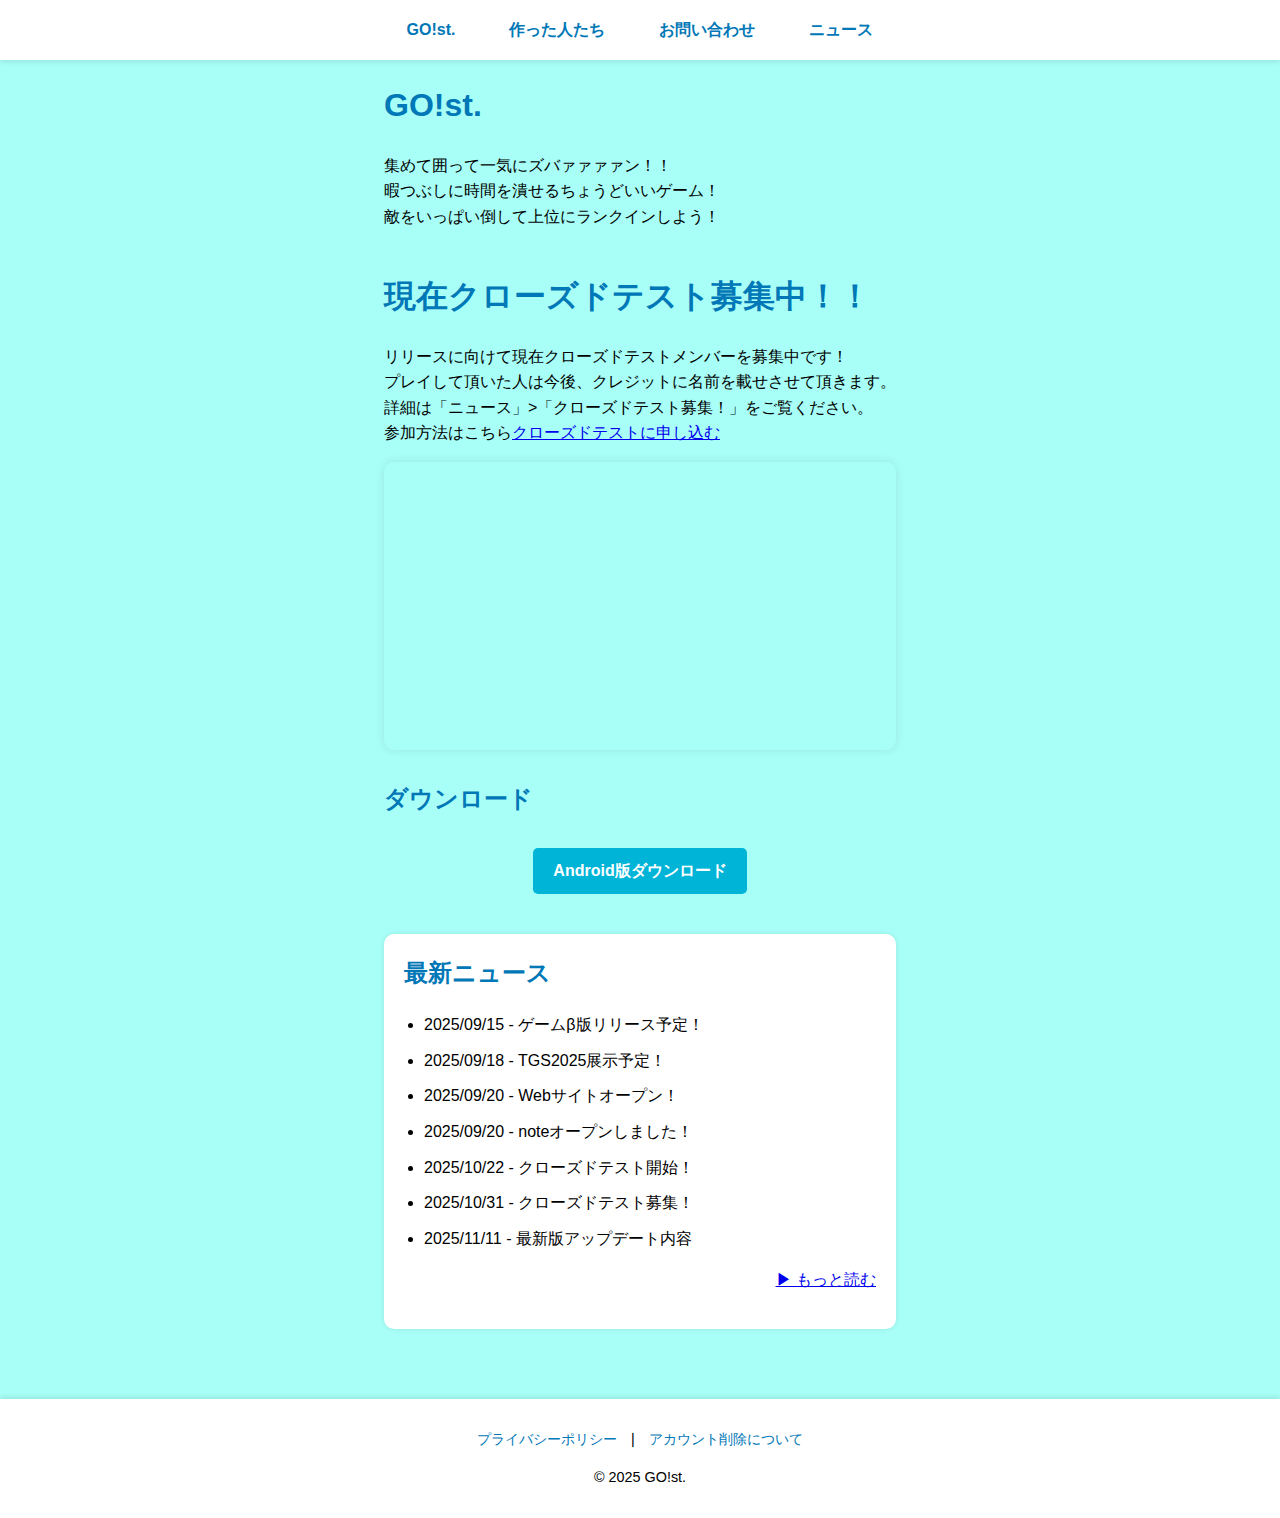
<file: index.html>
<!DOCTYPE html>
<html lang="ja">
<head>
  <meta charset="UTF-8">
  <title>GO!st. - ゲーム紹介サイト</title>
  <meta name="viewport" content="width=device-width, initial-scale=1.0">
  <link rel="stylesheet" href="style.css"> <!-- 共通CSS -->
   <link rel="icon" href="image.png" type="image/png">
</head>

<body>
  <!-- ===== ヘッダー ===== -->
  <nav>
    <a href="index.html">GO!st.</a>
    <a href="about.html">作った人たち</a>
    <a href="contact.html">お問い合わせ</a>
    <a href="news.html">ニュース</a>
  </nav>

  <div class="container">
    <h1>GO!st.</h1>
    <p>集めて囲って一気にズバァァァァン！！<br>
      暇つぶしに時間を潰せるちょうどいいゲーム！<br>
      敵をいっぱい倒して上位にランクインしよう！<br><br>
    </p>

    <h1>現在クローズドテスト募集中！！</h1>
    <p>
      リリースに向けて現在クローズドテストメンバーを募集中です！<br>
      プレイして頂いた人は今後、クレジットに名前を載せさせて頂きます。<br>
      詳細は「ニュース」>「クローズドテスト募集！」をご覧ください。<br>
      参加方法はこちら<a href="https://forms.gle/7kKCtdGUhrrTua619"target="_blank">クローズドテストに申し込む</a>
    </p>

    <!-- ===== 動画 ===== -->
     <!--α版動画リンク
         src="https://www.youtube.com/embed/Cs2rYdxvCjs" -->
    <div class="video-box">
      <iframe class="video-frame"
         src="https://www.youtube.com/embed/G6XKYHIjAyA"
        title="GO!st. プレイ動画"
        allowfullscreen>
      </iframe>
    </div>

    <!-- ===== ダウンロード ===== -->
    <h2>ダウンロード</h2>
    <p style="text-align:center;">
      <a class="download-button" href="#" onclick="alert('準備中です！'); return false;">Android版ダウンロード</a>
    </p>

    <!-- ===== ニュース ===== -->
    <div class="news">
      <h2>最新ニュース</h2>
      <ul>
        <li>2025/09/15 - ゲームβ版リリース予定！</li>
        <li>2025/09/18 - TGS2025展示予定！</li>
        <li>2025/09/20 - Webサイトオープン！</li>      
        <li>2025/09/20 - noteオープンしました！</li>
        <li>2025/10/22 - クローズドテスト開始！</li>
        <li>2025/10/31 - クローズドテスト募集！</li>
        <li>2025/11/11 - 最新版アップデート内容</li>
        </ul>
      <p style="text-align: right;">
        <a href="news.html">▶ もっと読む</a>
      </p>
    </div>
  </div>

  <!-- ===== フッター ===== -->
  <footer>
    <p>
      <a href="privacy.html">プライバシーポリシー</a> | 
      <a href="contact.html">アカウント削除について</a>
    </p>
    <p>&copy; 2025 GO!st.</p>
  </footer>
</body>
</html>
</file>
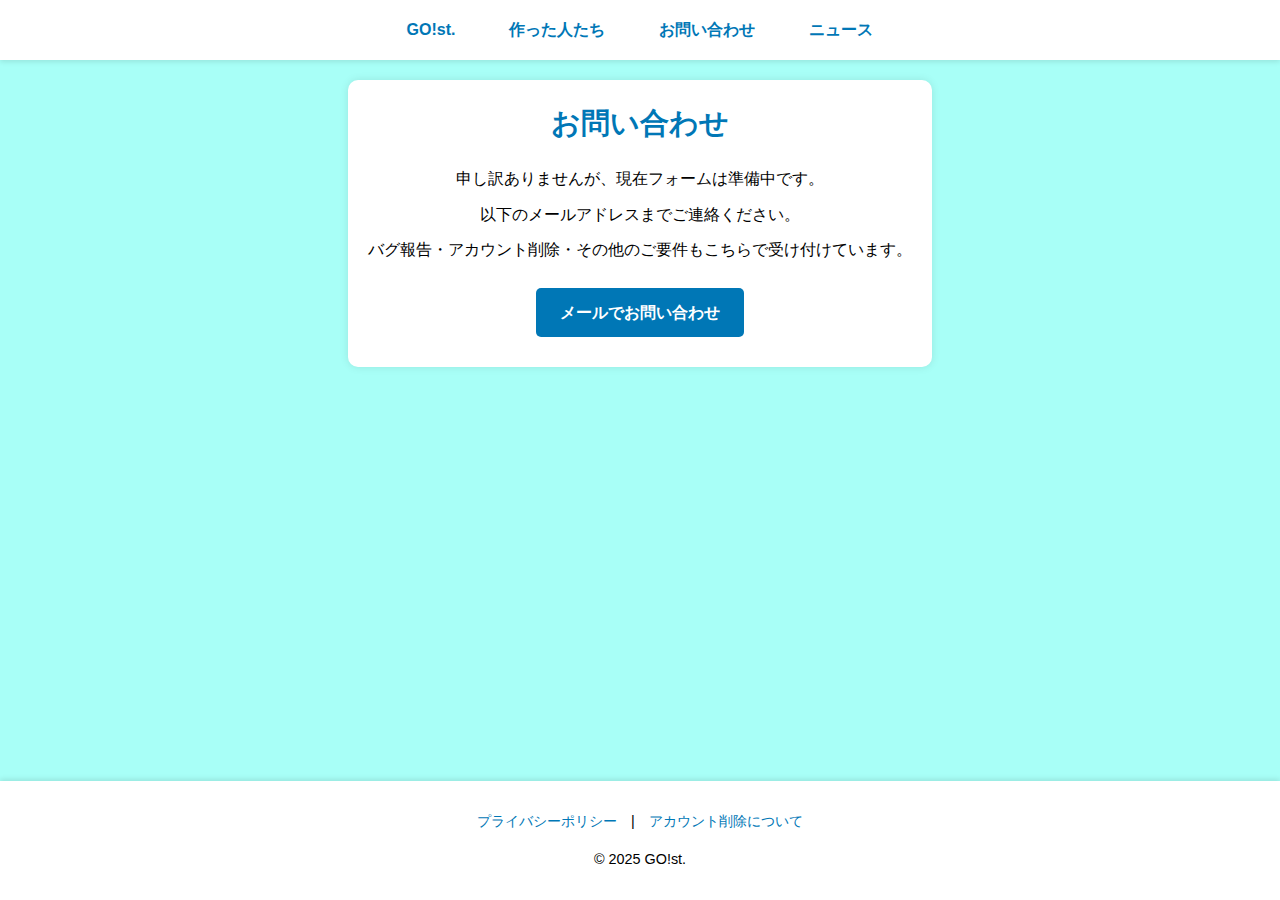
<file: contact.html>
<!DOCTYPE html>
<html lang="ja">
<head>
  <meta charset="UTF-8">
  <title>お問い合わせ</title>
  <meta name="viewport" content="width=device-width, initial-scale=1.0">
  <link rel="stylesheet" href="style.css"> <!-- 共通CSS -->
  <style>
    /* ===== ページ固有上書き ===== */

    .contact-box {
      background: #ffffff;
      padding: 20px;
      border-radius: 10px;
      box-shadow: 0 0 8px rgba(0,0,0,0.1);
      max-width: 700px;
      margin: auto;
      text-align: center;
    }

    .contact-box h1 {
      margin-bottom: 20px;
      color: #0077b6;
      font-size: 1.8em;
    }

    .contact-box p {
      margin: 10px 0;
      line-height: 1.6;
      color: #000;
      font-size: 1rem;
    }

    .email-link {
      display: inline-block;
      margin-top: 15px;
      padding: 12px 24px;
      background-color: #0077b6;
      color: #fff;
      border-radius: 5px;
      text-decoration: none;
      font-weight: bold;
      transition: background 0.2s;
    }
    .email-link:hover {
      background-color: #005f95;
    }

    /* モバイル微調整 */
    @media (max-width: 480px) {
      .container { padding: 16px; }
      .contact-box { padding: 16px; border-radius: 8px; }
      .contact-box h1 { font-size: 1.6em; }
      nav { gap: 8px; padding: 8px; }
    }
  </style>
</head>

<body>
  <!-- ===== ヘッダー ===== -->
  <nav>
    <a href="index.html">GO!st.</a>
    <a href="about.html">作った人たち</a>
    <a href="contact.html">お問い合わせ</a>
    <a href="news.html">ニュース</a>
  </nav>

  <div class="container">
    <div class="contact-box">
      <h1>お問い合わせ</h1>
      <p>申し訳ありませんが、現在フォームは準備中です。</p>
      <p>以下のメールアドレスまでご連絡ください。</p>
      <p>バグ報告・アカウント削除・その他のご要件もこちらで受け付けています。</p>
      <p>
        <a class="email-link" href="mailto:torimashirukuhatto@gmail.com">
          メールでお問い合わせ
        </a>
      </p>
    </div>
  </div>

  <!-- ===== フッター ===== -->
  <footer>
    <p>
      <a href="privacy.html">プライバシーポリシー</a> | 
      <a href="contact.html">アカウント削除について</a>
    </p>
    <p>&copy; 2025 GO!st.</p>
  </footer>
</body>
</html>
</file>
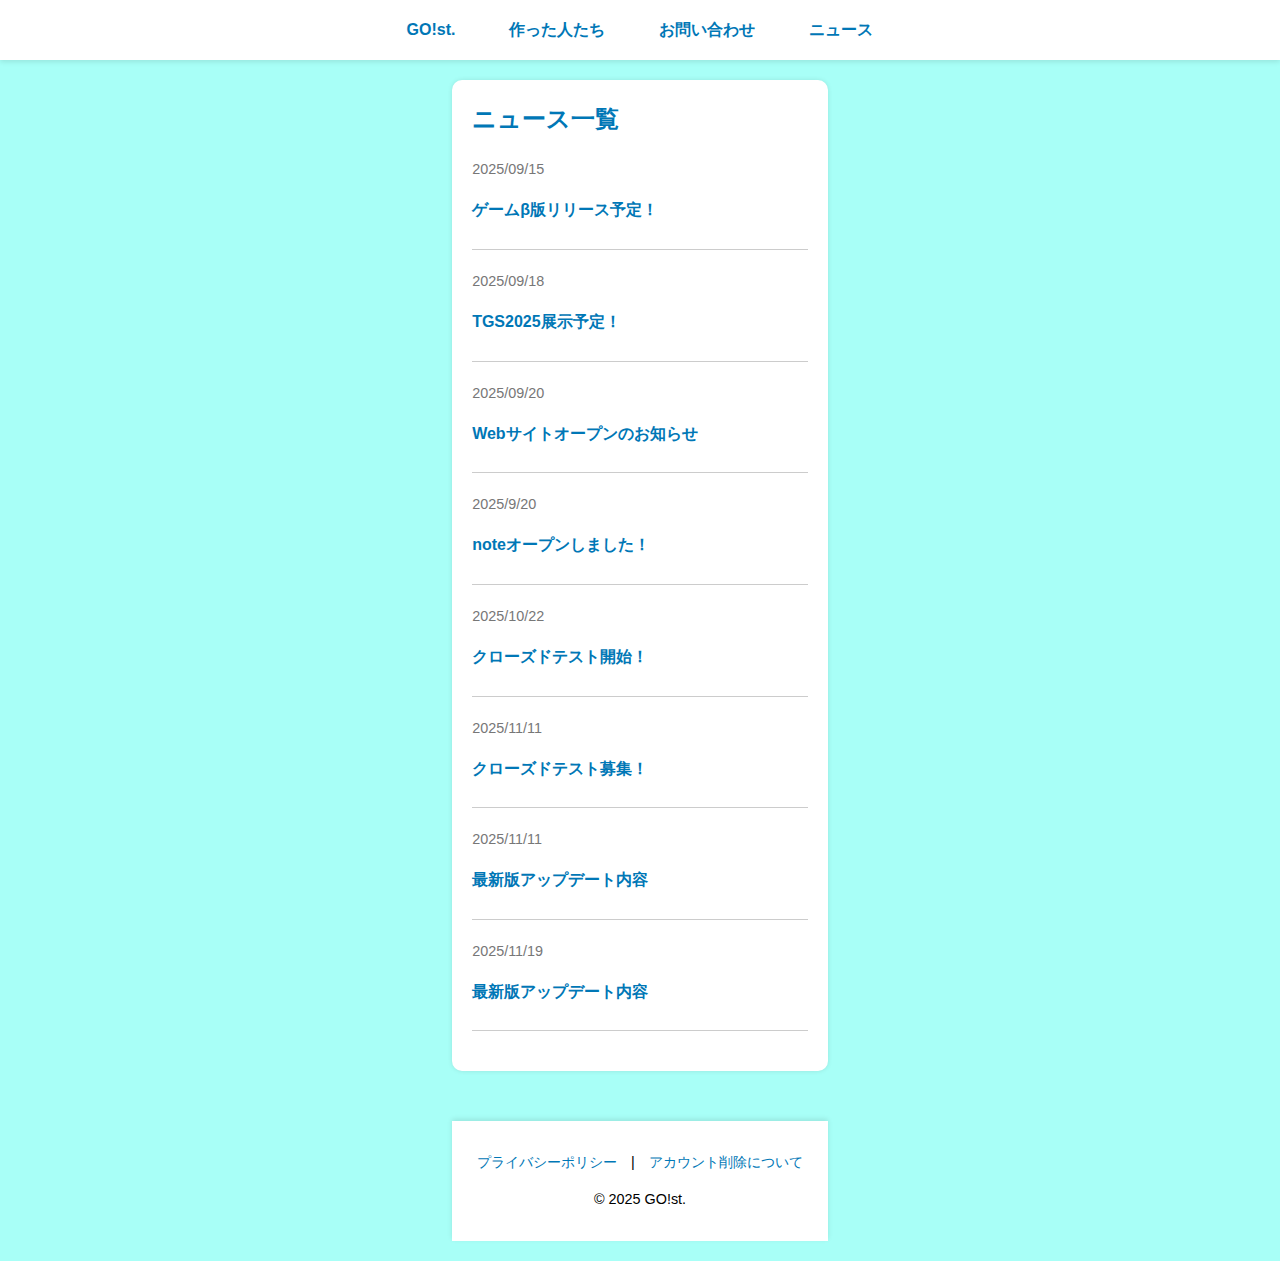
<file: news.html>
<!DOCTYPE html>
<html lang="ja">
<head>
  <meta charset="UTF-8">
  <title>ニュース一覧</title>
  <meta name="viewport" content="width=device-width, initial-scale=1.0">
  <link rel="stylesheet" href="style.css"> <!-- 共通CSS -->
  <link rel="icon" href="image.png" type="image/png">
  <style>
    /* ニュースページ専用の追加スタイル */
    .news-list {
      background: #fff;
      padding: 20px;
      border-radius: 10px;
      box-shadow: 0 0 5px rgba(0,0,0,0.1);
    }
    .news-item {
      margin-bottom: 20px;
      border-bottom: 1px solid #ccc;
      padding-bottom: 10px;
    }
    .news-date {
      font-size: 0.9em;
      color: #777;
    }
    .news-title {
      cursor: pointer;
      font-weight: bold;
      color: #0077b6;
    }
    .news-content {
      display: none;
      margin-top: 10px;
      line-height: 1.5;
    }
  </style>
</head>
<body>
  <!-- ナビゲーション -->
  <nav>
    <a href="index.html">GO!st.</a>
    <a href="about.html">作った人たち</a>
    <a href="contact.html">お問い合わせ</a>
    <a href="news.html">ニュース</a>
  </nav>

  <!-- メイン -->
  <div class="container">
    <div class="news-list">
      <h2>ニュース一覧</h2>

      <div class="news-item">
        <p class="news-date">2025/09/15</p>
        <p class="news-title" onclick="toggleContent(this)">ゲームβ版リリース予定！</p>
        <div class="news-content">
          <p>現在Google Playにて内部テスト＆クローズドテストのために準備中です！<br>
          順調に内部テストが進んでいるので朗報をお待ちください。</p>
        </div>
      </div>

      <div class="news-item">
        <p class="news-date">2025/09/18</p>
        <p class="news-title" onclick="toggleContent(this)">TGS2025展示予定！</p>
        <div class="news-content">
          <p>東京ゲームショウ2025(TGS2025)のゲームアカデミーコーナーにて「GO!st.」が展示予定！<br>
          ギリギリまでより良いものを展示できるよう頑張ります！<br>
          場所は01-N13<br>
          会場ではTGS2025限定・通り魔シルクハットの名刺をゲットできます(在庫なくなり次第終了)<br>
          皆様と「GO!st.」が会えるのをお待ちしております！
        </p>
        </div>
      </div>

      <div class="news-item">
        <p class="news-date">2025/09/20</p>
        <p class="news-title" onclick="toggleContent(this)">Webサイトオープンのお知らせ</p>
        <div class="news-content">
          <p>ゲーム公式Webサイトを正式オープンいたしました！<br>
          ゲーム紹介・ダウンロードリンク・制作者情報などをご覧いただけます。<br>
          今後のアップデート情報もこちらに掲載していきますので、よろしくお願いします。</p>
        </div>
      </div>

      <div class="news-item">
        <p class="news-date">2025/9/20</p>
        <p class="news-title" onclick="toggleContent(this)">noteオープンしました！</p>
        <div class="news-content">
          <p>早速記事を書いてきました！<br>
            <a href="https://note.com/torima_shiruku" target="_blank">note記事</a><br>
            記事の中では通り魔シルクハットの紹介やゲームの内容についてちょこっと紹介しています<br>
            続きの記事はまた後日！良ければフォローと♡お願いします！
          </p>
        </div>
      </div>

      <div class="news-item">
        <p class="news-date">2025/10/22</p>
        <p class="news-title" onclick="toggleContent(this)">クローズドテスト開始！</p>
        <div class="news-content">
          <p>ついにクローズドテストのメンバー募集を開始しました！<br>
            (長かった…ほんとに長かった…)<br>
            現在は身内のみのテスト募集ですが、以下のリンクから参加することも可能です。<br>
            <a href="https://forms.gle/7kKCtdGUhrrTua619"target="_blank">クローズドテストに申し込む</a>
          </p>
        </div>
    </div>

    <div class="news-item">
        <p class="news-date">2025/11/11</p>
        <p class="news-title" onclick="toggleContent(this)">クローズドテスト募集！</p>
        <div class="news-content">
          <p>クローズドテストのメンバーの募集を開始しました。<br>
            参加方法<br>
            以下のリンクからGooglePlayにログインしているメールアドレスを送信する。<br>
            <a href="https://forms.gle/7kKCtdGUhrrTua619"target="_blank">クローズドテストに申し込む</a><br>
            募集要項<br>
            ・android端末をお持ちの方<br>
            ・14日ログインできる方<br>
            ・バグを探すのが好きな方(任意)<br><br>
            ご質問等はtorimashirukuhatto@gmail.comに送信、もしくは以下のリンクから。<br>
                    <a href="https://forms.gle/hLQbr52qQfwA2SW4A"target="_blank">質問やフィードバック</a><br>
            今後もGO!st.をよろしくお願いいたします。
          </p>
        </div>
      </div>

    <div class="news-item">
        <p class="news-date">2025/11/11</p>
        <p class="news-title" onclick="toggleContent(this)">最新版アップデート内容</p>
        <div class="news-content">
          <p>2025/11/11　アップデート内容<br>
            最新版アップデートのお知らせです。<br>
            変更内容<br>
            ・必殺技UIの詳細設定を可能に<br>
            　キュートなオバケの皆様へ朗報です。意見が多かったUIの場所、大きさ変更ができるようになりました。<br>
            　ゲーム内の「設定⚙」>「GameUISetting」より変更可能です。<br>
            ・一部UIの修正<br>
            今後もGO!st.をよろしくお願いいたします。
          </p>
        </div>
      </div>

      <div class="news-item">
        <p class="news-date">2025/11/19</p>
        <p class="news-title" onclick="toggleContent(this)">最新版アップデート内容</p>
        <div class="news-content">
          <p>2025/11/19　アップデート内容<br>
            最新版アップデートのお知らせです。<br>
            変更内容<br>
            ・リザルト画面で想定より早くホームに戻ってしまうバグを修正<br>
            ・ショップ画面での非常にわかりにくいUIを一部修正<br>
            今後もGO!st.をよろしくお願いいたします。
          </p>
        </div>
      </div>

  </div>

  <!-- フッター -->
  <footer>
    <p>
      <a href="privacy.html">プライバシーポリシー</a> | 
      <a href="contact.html">アカウント削除について</a>
    </p>
    <p>&copy; 2025 GO!st.</p>
  </footer>

  <script>
    function toggleContent(titleElement) {
      const content = titleElement.nextElementSibling;
      content.style.display = (content.style.display === "block") ? "none" : "block";
    }
  </script>
</body>
</html>
</file>
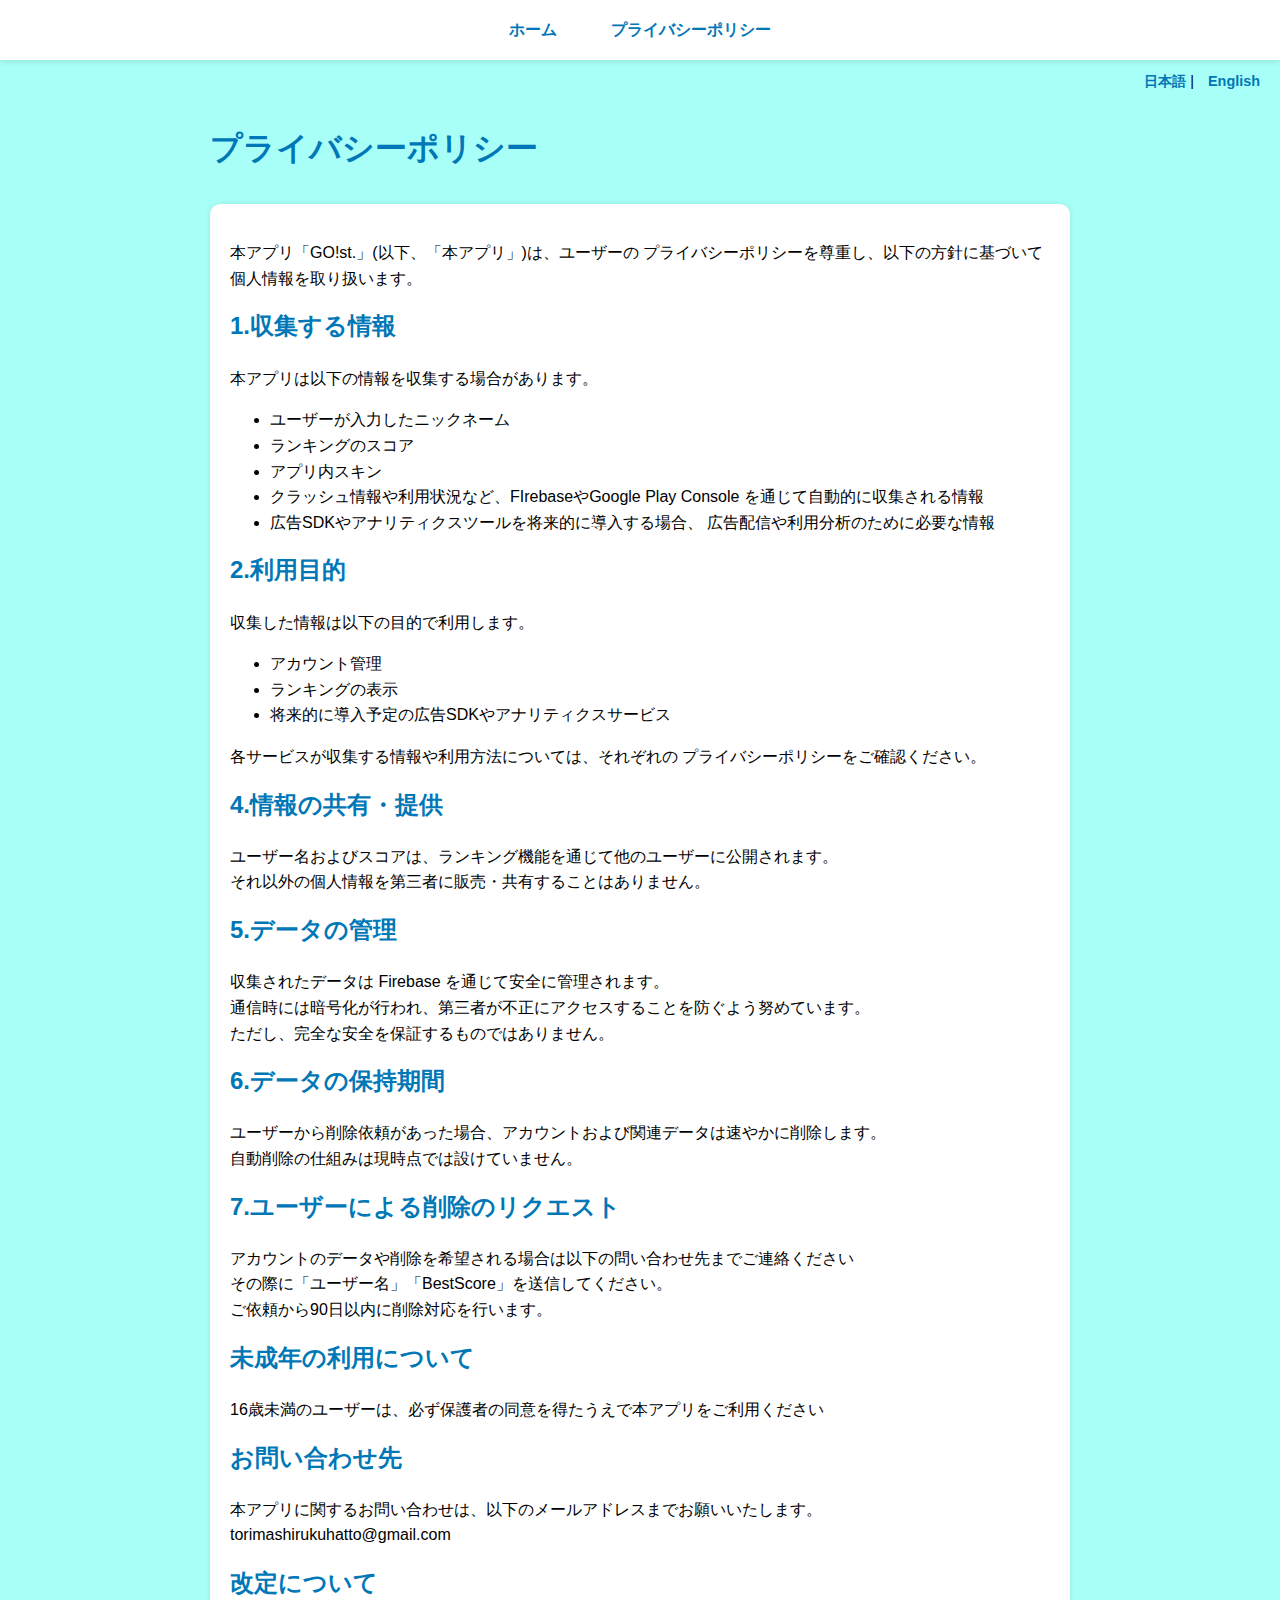
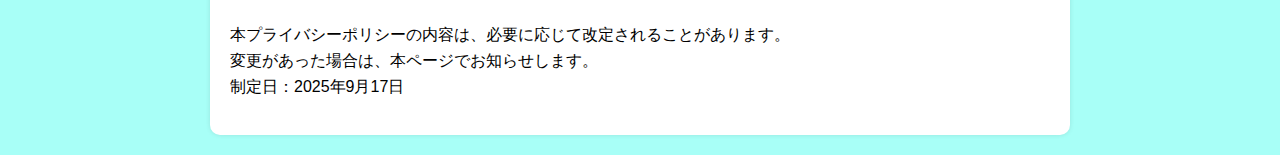
<file: privacy.html>
<!DOCTYPE html>
<html lang="ja">
<head>
  <meta charset="UTF-8">
  <title>プライバシーポリシー - GO!st.</title>
  <link rel="stylesheet" href="style.css"> <!-- 既存CSSを読み込む -->
    <style>
    /* 言語切替リンク */
    .lang-switch {
      text-align: right;
      margin: 10px 20px;
      font-size: 0.9em;
    }
    .lang-switch a {
      margin-left: 10px;
      color: #0077b6;
      text-decoration: none;
      font-weight: bold;
    }
    .lang-switch a:hover {
      color: #0099cc;
    }
  </style>

</head>
<body>
  <nav>
    <a href="index.html">ホーム</a>
    <a href="privacy.html">プライバシーポリシー</a>
  </nav>

    <!-- 言語切替リンク -->
  <div class="lang-switch">
    <a href="privacy.html">日本語</a> | 
    <a href="privacy_en.html">English</a>
  </div>

  <div class="container">
    <h1>プライバシーポリシー</h1>
    <div class="content-box">
      <p>本アプリ「GO!st.」(以下、「本アプリ」)は、ユーザーの
        プライバシーポリシーを尊重し、以下の方針に基づいて
        個人情報を取り扱います。</p>

      <h2>1.収集する情報</h2>
      <p>本アプリは以下の情報を収集する場合があります。</p>
      <ul>
        <li>ユーザーが入力したニックネーム</li>
        <li>ランキングのスコア</li>
        <li>アプリ内スキン</li>
        <li>クラッシュ情報や利用状況など、FIrebaseやGoogle Play Console
            を通じて自動的に収集される情報
        </li>
        <li>広告SDKやアナリティクスツールを将来的に導入する場合、
            広告配信や利用分析のために必要な情報
        </li>
      </ul>

      <h2>2.利用目的</h2>
      <p>収集した情報は以下の目的で利用します。</p>
      <ul>
        <li>アカウント管理</li>
        <li>ランキングの表示</li>
        <li>将来的に導入予定の広告SDKやアナリティクスサービス</li>
      </ul>
      <p>各サービスが収集する情報や利用方法については、それぞれの
            プライバシーポリシーをご確認ください。
        </p>

      <h2>4.情報の共有・提供</h2>
      <p>ユーザー名およびスコアは、ランキング機能を通じて他のユーザーに公開されます。<br>
        それ以外の個人情報を第三者に販売・共有することはありません。
      </p>

      <h2>5.データの管理</h2>
        <p>収集されたデータは Firebase を通じて安全に管理されます。<br>
            通信時には暗号化が行われ、第三者が不正にアクセスすることを防ぐよう努めています。<br>
            ただし、完全な安全を保証するものではありません。
        </p>

      <h2>6.データの保持期間</h2>
        <p>ユーザーから削除依頼があった場合、アカウントおよび関連データは速やかに削除します。<br>
            自動削除の仕組みは現時点では設けていません。
        </p>

      <h2>7.ユーザーによる削除のリクエスト</h2>
      <p>
        アカウントのデータや削除を希望される場合は以下の問い合わせ先までご連絡ください<br>
        その際に「ユーザー名」「BestScore」を送信してください。<br>
        ご依頼から90日以内に削除対応を行います。
      </p>

      <h2>未成年の利用について</h2>
      <p>16歳未満のユーザーは、必ず保護者の同意を得たうえで本アプリをご利用ください</p>

      <h2>お問い合わせ先</h2>
      <p>本アプリに関するお問い合わせは、以下のメールアドレスまでお願いいたします。<br>
        torimashirukuhatto@gmail.com
    </p>

      <h2>改定について</h2>
      <p>本プライバシーポリシーの内容は、必要に応じて改定されることがあります。<br>
        変更があった場合は、本ページでお知らせします。<br>
        制定日：2025年9月17日
    </p>
    </div>
  </div>
</body>
</html>
</file>
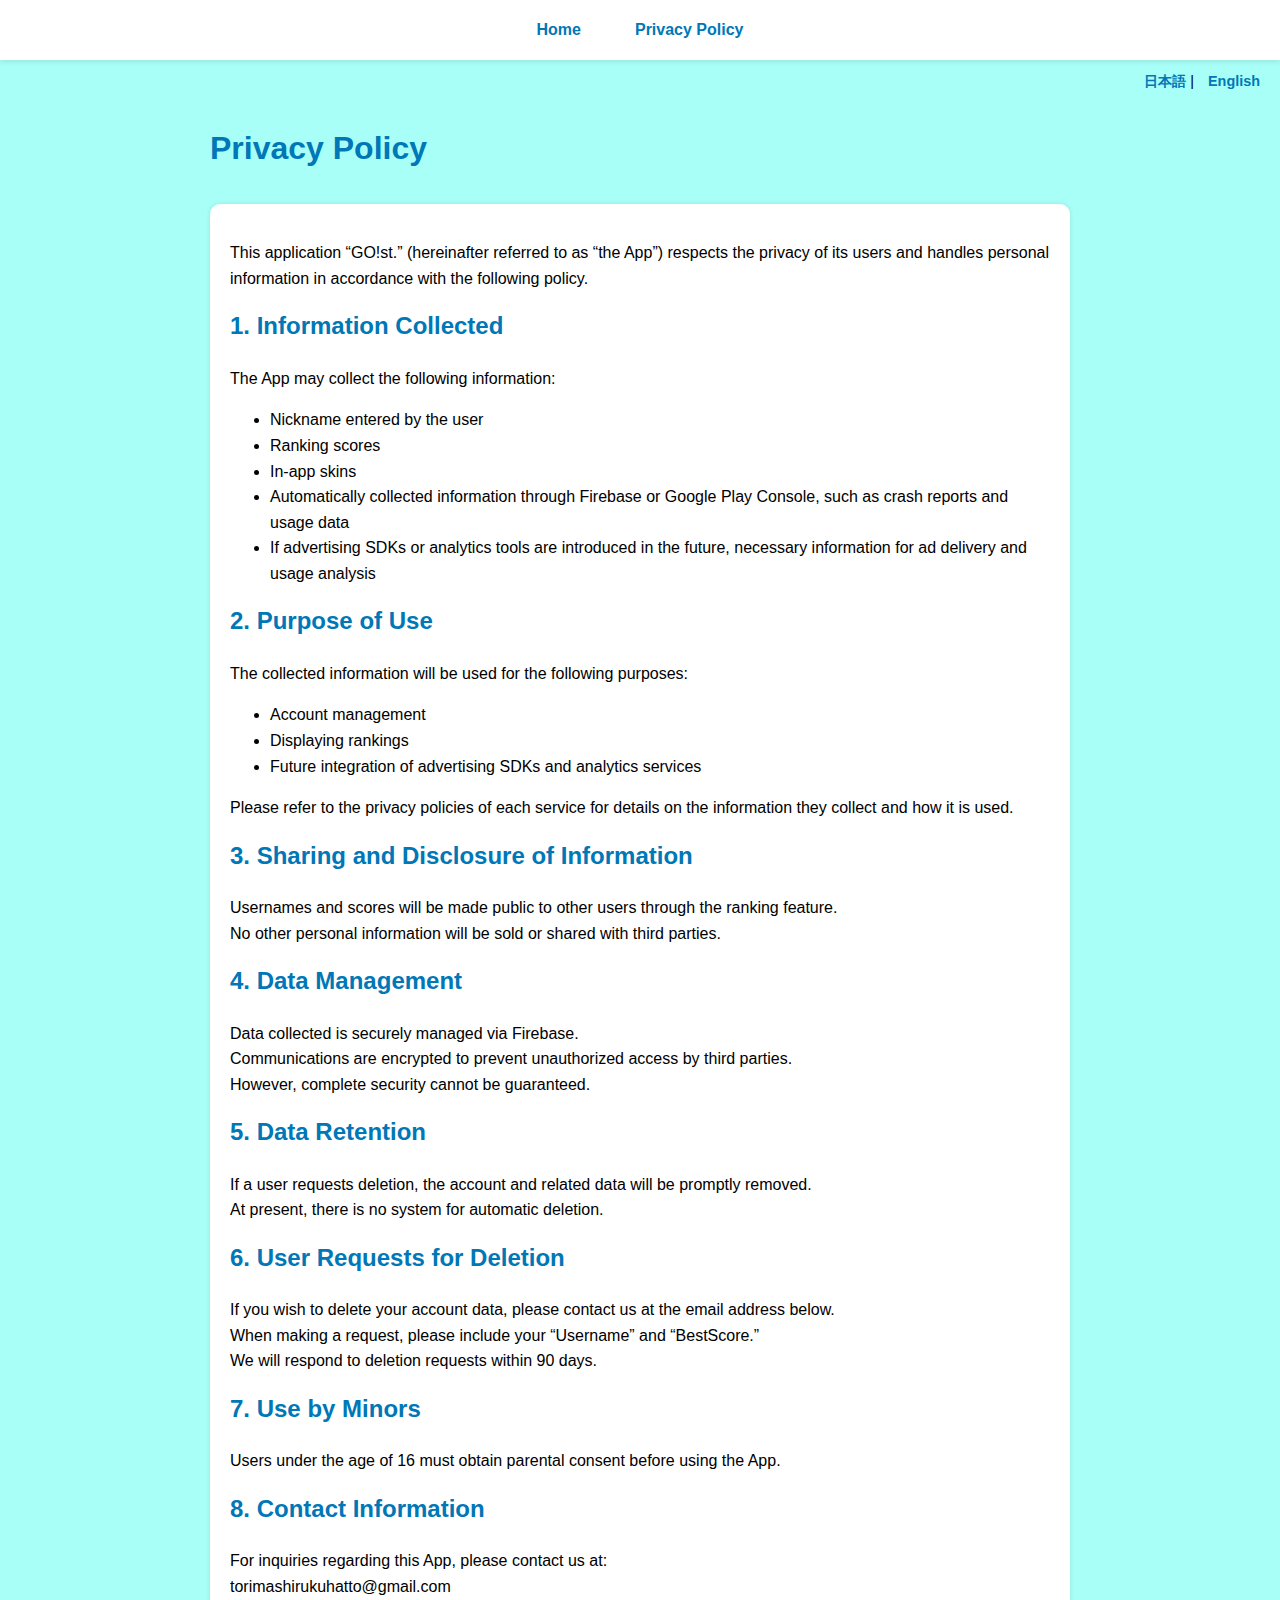
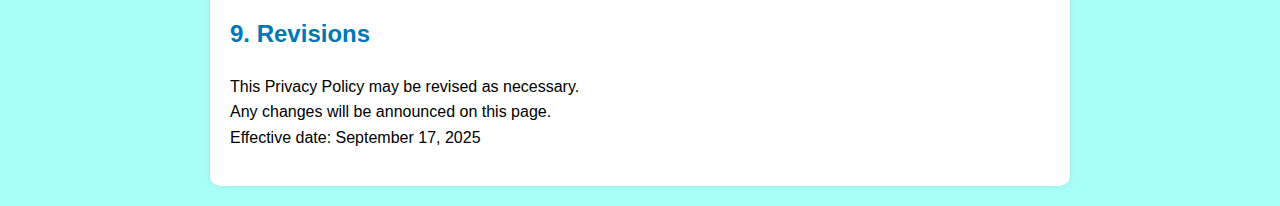
<file: privacy_en.html>
<!DOCTYPE html>
<html lang="en">
<head>
  <meta charset="UTF-8">
  <title>Privacy Policy - GO!st.</title>
  <link rel="stylesheet" href="style.css"> <!-- existing CSS -->
  <style>
    /* Language switch */
    .lang-switch {
      text-align: right;
      margin: 10px 20px;
      font-size: 0.9em;
    }
    .lang-switch a {
      margin-left: 10px;
      color: #0077b6;
      text-decoration: none;
      font-weight: bold;
    }
    .lang-switch a:hover {
      color: #0099cc;
    }
  </style>
</head>
<body>
  <nav>
    <a href="index.html">Home</a>
    <a href="privacy_en.html">Privacy Policy</a>
  </nav>

  <!-- Language switch -->
  <div class="lang-switch">
    <a href="privacy.html">日本語</a> | 
    <a href="privacy_en.html">English</a>
  </div>

  <div class="container">
    <h1>Privacy Policy</h1>
    <div class="content-box">
      <p>This application “GO!st.” (hereinafter referred to as “the App”) respects the privacy of its users and handles personal information in accordance with the following policy.</p>

      <h2>1. Information Collected</h2>
      <p>The App may collect the following information:</p>
      <ul>
        <li>Nickname entered by the user</li>
        <li>Ranking scores</li>
        <li>In-app skins</li>
        <li>Automatically collected information through Firebase or Google Play Console, such as crash reports and usage data</li>
        <li>If advertising SDKs or analytics tools are introduced in the future, necessary information for ad delivery and usage analysis</li>
      </ul>

      <h2>2. Purpose of Use</h2>
      <p>The collected information will be used for the following purposes:</p>
      <ul>
        <li>Account management</li>
        <li>Displaying rankings</li>
        <li>Future integration of advertising SDKs and analytics services</li>
      </ul>
      <p>Please refer to the privacy policies of each service for details on the information they collect and how it is used.</p>

      <h2>3. Sharing and Disclosure of Information</h2>
      <p>Usernames and scores will be made public to other users through the ranking feature.<br>
        No other personal information will be sold or shared with third parties.
      </p>

      <h2>4. Data Management</h2>
      <p>Data collected is securely managed via Firebase.<br>
        Communications are encrypted to prevent unauthorized access by third parties.<br>
        However, complete security cannot be guaranteed.
      </p>

      <h2>5. Data Retention</h2>
      <p>If a user requests deletion, the account and related data will be promptly removed.<br>
        At present, there is no system for automatic deletion.
      </p>

      <h2>6. User Requests for Deletion</h2>
      <p>If you wish to delete your account data, please contact us at the email address below.<br>
        When making a request, please include your “Username” and “BestScore.”<br>
        We will respond to deletion requests within 90 days.
      </p>

      <h2>7. Use by Minors</h2>
      <p>Users under the age of 16 must obtain parental consent before using the App.</p>

      <h2>8. Contact Information</h2>
      <p>For inquiries regarding this App, please contact us at:<br>
        torimashirukuhatto@gmail.com
      </p>

      <h2>9. Revisions</h2>
      <p>This Privacy Policy may be revised as necessary.<br>
        Any changes will be announced on this page.<br>
        Effective date: September 17, 2025
      </p>
    </div>
  </div>
</body>
</html>
</file>
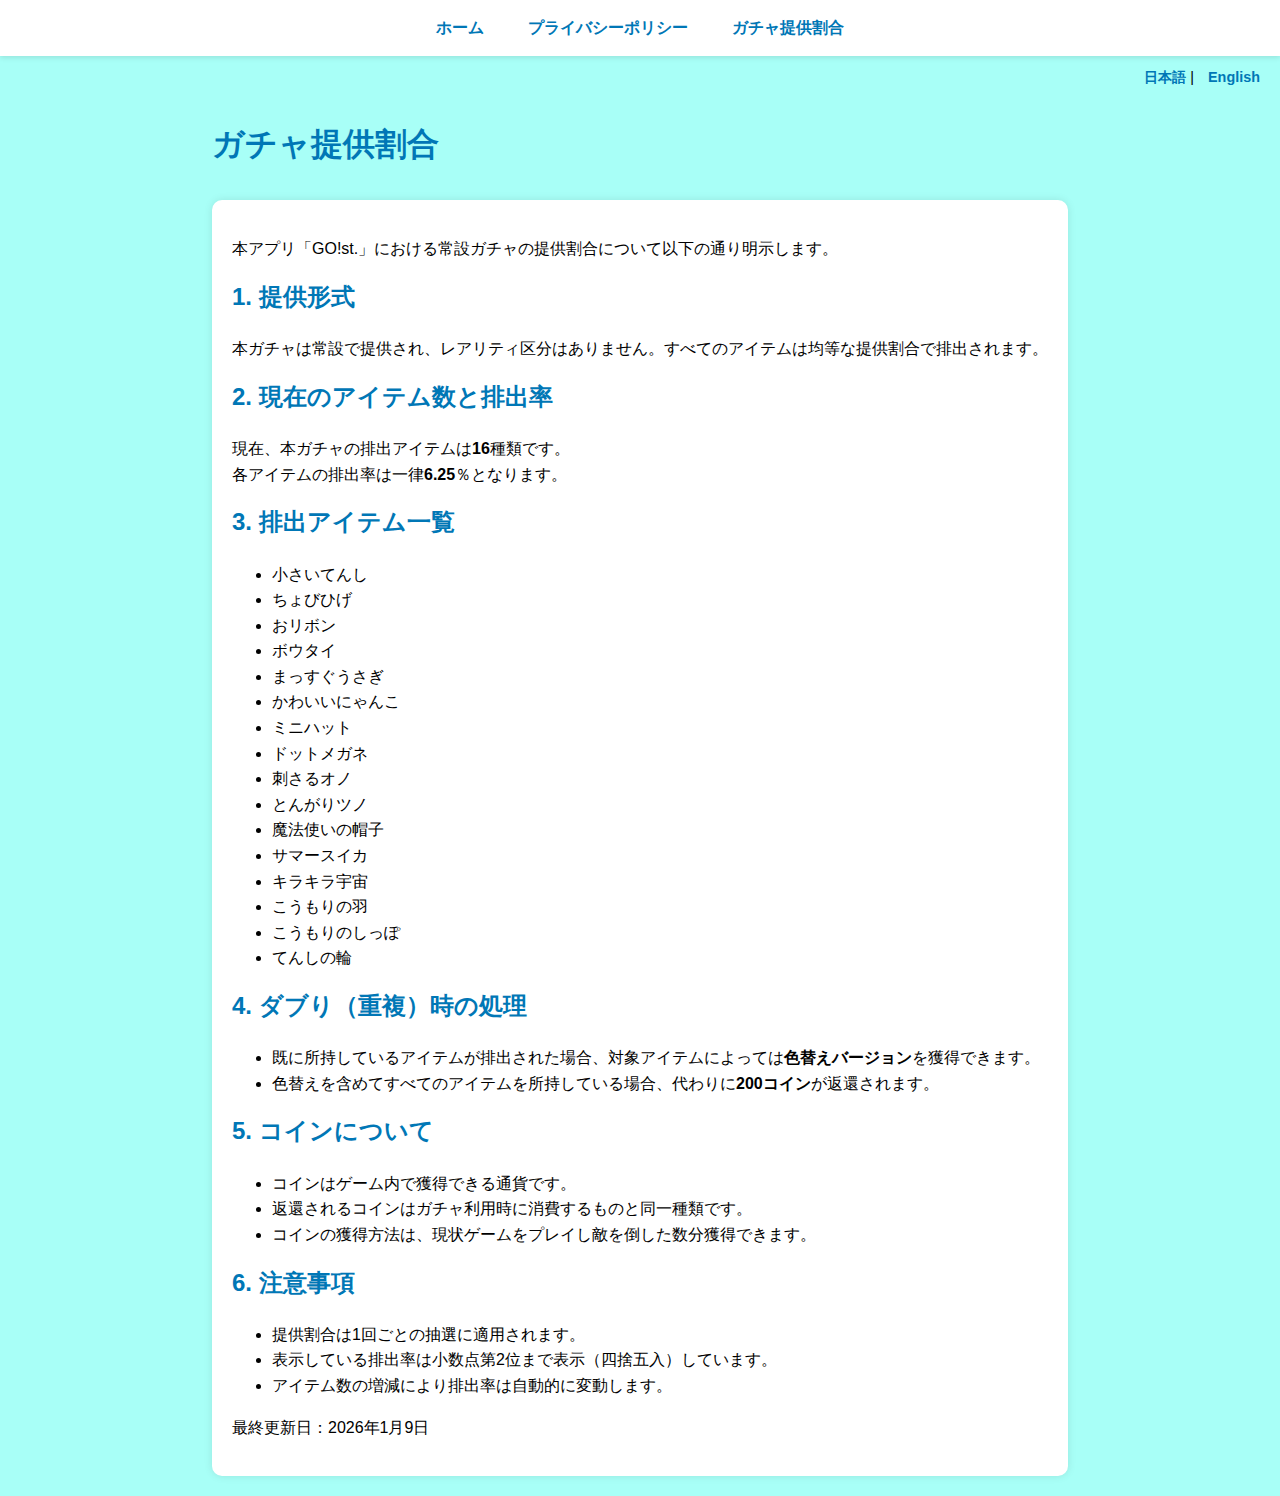
<file: provide.html>
<!DOCTYPE html>
<html lang="ja">
<head>
  <meta charset="UTF-8">
  <title>ガチャ提供割合 - GO!st.</title>
  <link rel="stylesheet" href="style.css"> <!-- 既存CSSを読み込む -->
 <meta name="viewport" content="width=device-width, initial-scale=1.0">
  <link rel="stylesheet" href="style.css"> <!-- 共通CSS -->
  <link rel="icon" href="image.png" type="image/png">
  <style>
    body {
      display: flex;
      flex-direction: column;
      min-height: 100vh;
    }

    nav {
      display: flex;
      justify-content: center;
      align-items: center;
      gap: 12px;
      background: #ffffff;
      padding: 10px;
      box-shadow: 0 2px 5px rgba(0,0,0,0.1);
      white-space: nowrap;
      overflow-x: auto;
      -webkit-overflow-scrolling: touch;
    }
    nav a {
      display: inline-block;
      margin: 0 8px;
      padding: 6px 8px;
      text-decoration: none;
      color: #0077b6;
      font-weight: bold;
    }
    nav a:focus { outline: 2px solid #0077b6; outline-offset: 2px; }

    .lang-switch {
      text-align: right;
      margin: 10px 20px;
      font-size: 0.9em;
    }
    .lang-switch a {
      margin-left: 10px;
      color: #0077b6;
      text-decoration: none;
      font-weight: bold;
    }
    .lang-switch a:hover { color: #0099cc; }

    .container {
      flex: 1;
      max-width: 900px;
      margin: auto;
      padding: 20px;
    }

    h1, h2 { color: #0077b6; margin-top: 0; }
    p, li { color: #000; line-height: 1.6; }

    .content-box {
      background: #ffffff;
      padding: 20px;
      border-radius: 10px;
      box-shadow: 0 0 8px rgba(0,0,0,0.1);
    }

    footer {
      margin-top: auto;
      background: #ffffff;
      text-align: center;
      padding: 15px;
      font-size: 0.9em;
      box-shadow: 0 -2px 5px rgba(0,0,0,0.1);
    }
    footer a {
      color: #0077b6;
      text-decoration: none;
      margin: 0 10px;
    }
    footer a:hover { text-decoration: underline; }

    @media (max-width: 480px) {
      .container { padding: 16px; }
      nav { gap: 8px; padding: 8px; }
      .content-box { padding: 16px; border-radius: 8px; }
      h1 { font-size: 1.6em; }
      h2 { font-size: 1.2em; }
    }
  </style>
</head>
<body>
  <nav>
    <a href="index.html">ホーム</a>
    <a href="privacy.html">プライバシーポリシー</a>
    <a href="provide.html">ガチャ提供割合</a>
  </nav>

  <!-- 言語切替リンク -->
  <div class="lang-switch">
    <a href="provide.html">日本語</a> | 
    <a href="provide_en.html">English</a>
  </div>

  <div class="container">
    <h1>ガチャ提供割合</h1>
    <div class="content-box">
      <p>本アプリ「GO!st.」における常設ガチャの提供割合について以下の通り明示します。</p>

      <h2>1. 提供形式</h2>
      <p>本ガチャは常設で提供され、レアリティ区分はありません。すべてのアイテムは均等な提供割合で排出されます。</p>

      <h2>2. 現在のアイテム数と排出率</h2>
      <p>
        現在、本ガチャの排出アイテムは<strong id="itemCount"></strong>種類です。<br>
        各アイテムの排出率は一律<strong id="itemRate"></strong>％となります。
      </p>

      <h2>3. 排出アイテム一覧</h2>
      <ul id="itemList"><!-- リスト更新で自動的に上下 -->
        
        <li>小さいてんし</li>
        <li>ちょびひげ</li>
        <li>おリボン</li>
        <li>ボウタイ</li>        
        <li>まっすぐうさぎ</li>
        <li>かわいいにゃんこ</li>        
        <li>ミニハット</li>
        <li>ドットメガネ</li>
        <li>刺さるオノ</li>        
        <li>とんがりツノ</li>        
        <li>魔法使いの帽子</li>
        <li>サマースイカ</li>
        <li>キラキラ宇宙</li>
        <li>こうもりの羽</li>
        <li>こうもりのしっぽ</li>
        <li>てんしの輪</li>
      </ul>

      <h2>4. ダブり（重複）時の処理</h2>
      <ul>
        <li>既に所持しているアイテムが排出された場合、対象アイテムによっては<strong>色替えバージョン</strong>を獲得できます。</li>
        <li>色替えを含めてすべてのアイテムを所持している場合、代わりに<strong>200コイン</strong>が返還されます。</li>
      </ul>

      <h2>5. コインについて</h2>
      <ul>
        <li>コインはゲーム内で獲得できる通貨です。</li>
        <li>返還されるコインはガチャ利用時に消費するものと同一種類です。</li>
        <li>コインの獲得方法は、現状ゲームをプレイし敵を倒した数分獲得できます。</li>
      </ul>

      <h2>6. 注意事項</h2>
      <ul>
        <li>提供割合は1回ごとの抽選に適用されます。</li>
        <li>表示している排出率は小数点第2位まで表示（四捨五入）しています。</li>
        <li>アイテム数の増減により排出率は自動的に変動します。</li>
      </ul>

      <p>最終更新日：2026年1月9日</p>
    </div>
  </div>

  <script>
    function updateGachaInfo() {
      const items = document.querySelectorAll("#itemList li");
      const count = items.length;
      const rate = (100 / count).toFixed(2);
      document.getElementById("itemCount").textContent = count;
      document.getElementById("itemRate").textContent = rate;
    }
    updateGachaInfo();
  </script>
</body>
</html>
</file>
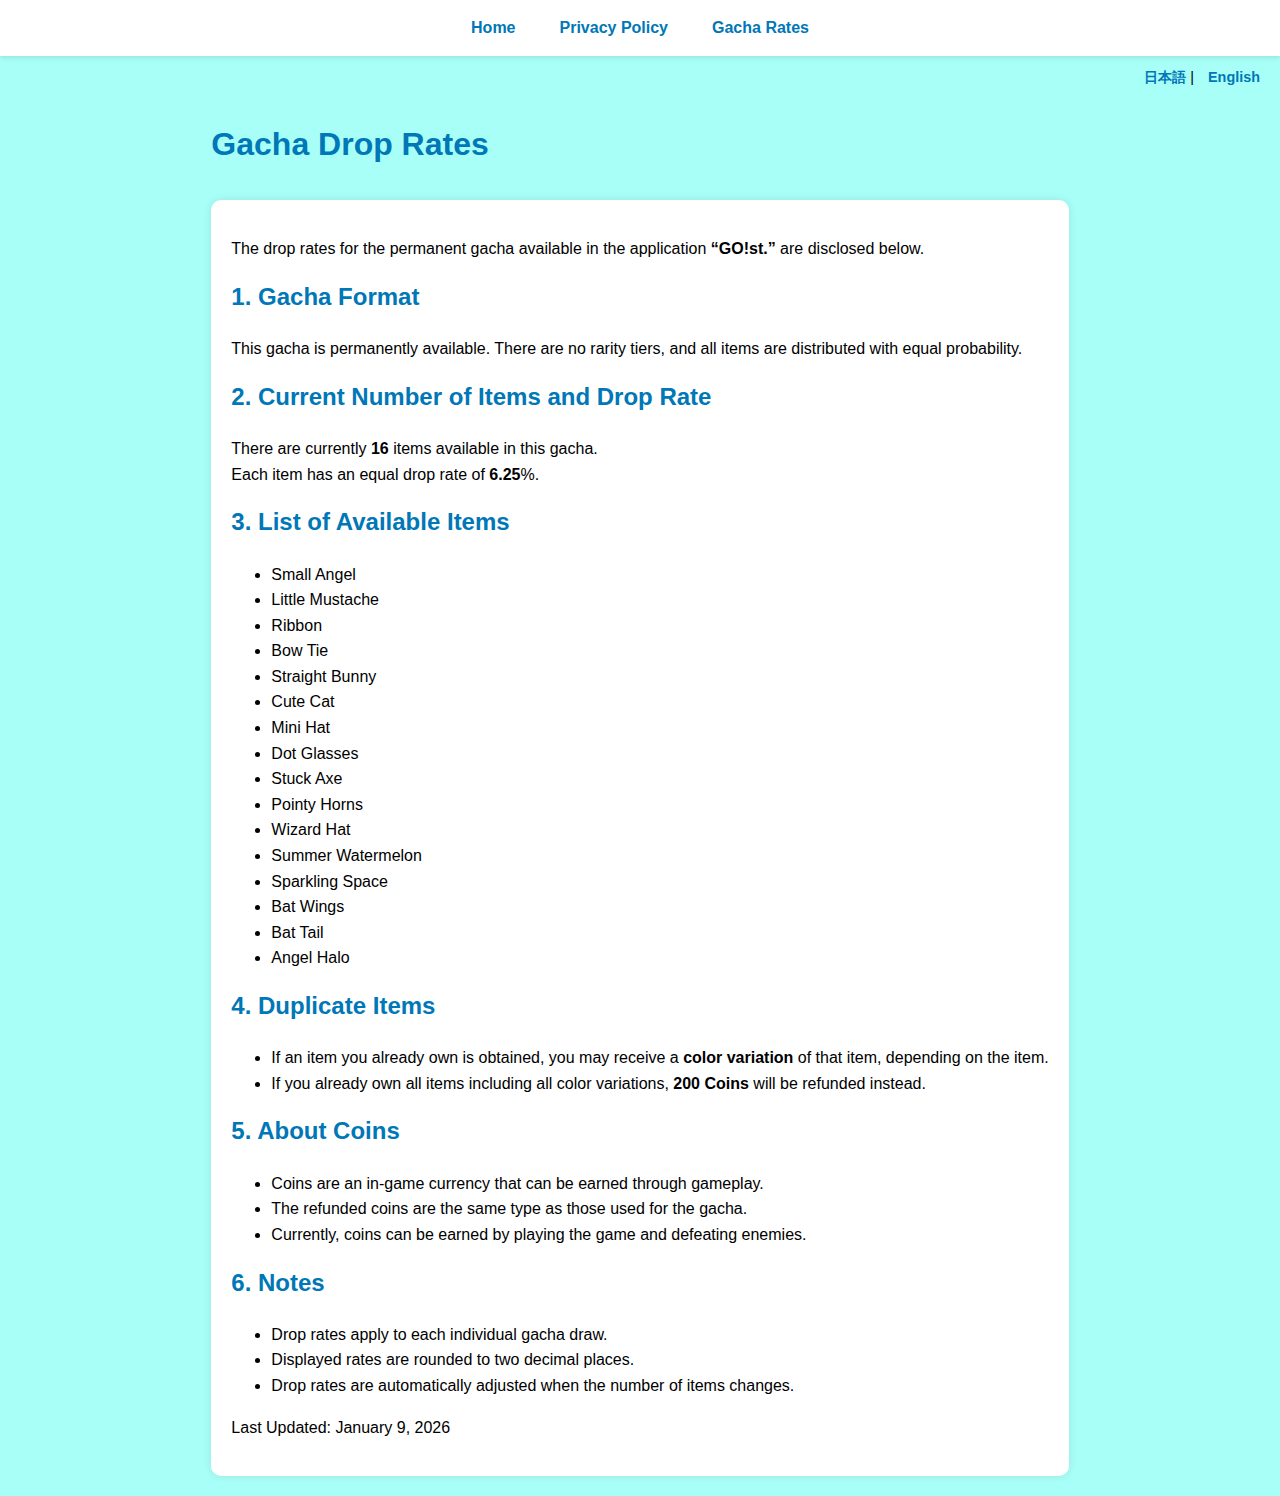
<file: provide_en.html>
<!DOCTYPE html>
<html lang="en">
<head>
  <meta charset="UTF-8">
  <title>Gacha Drop Rates - GO!st.</title>
  <meta name="viewport" content="width=device-width, initial-scale=1.0">
  <link rel="stylesheet" href="style.css">
  <link rel="icon" href="image.png" type="image/png">
  <style>
    body {
      display: flex;
      flex-direction: column;
      min-height: 100vh;
    }

    nav {
      display: flex;
      justify-content: center;
      align-items: center;
      gap: 12px;
      background: #ffffff;
      padding: 10px;
      box-shadow: 0 2px 5px rgba(0,0,0,0.1);
      white-space: nowrap;
      overflow-x: auto;
      -webkit-overflow-scrolling: touch;
    }
    nav a {
      display: inline-block;
      margin: 0 8px;
      padding: 6px 8px;
      text-decoration: none;
      color: #0077b6;
      font-weight: bold;
    }

    .lang-switch {
      text-align: right;
      margin: 10px 20px;
      font-size: 0.9em;
    }
    .lang-switch a {
      margin-left: 10px;
      color: #0077b6;
      text-decoration: none;
      font-weight: bold;
    }

    .container {
      flex: 1;
      max-width: 900px;
      margin: auto;
      padding: 20px;
    }

    h1, h2 { color: #0077b6; margin-top: 0; }
    p, li { color: #000; line-height: 1.6; }

    .content-box {
      background: #ffffff;
      padding: 20px;
      border-radius: 10px;
      box-shadow: 0 0 8px rgba(0,0,0,0.1);
    }

    footer {
      margin-top: auto;
      background: #ffffff;
      text-align: center;
      padding: 15px;
      font-size: 0.9em;
      box-shadow: 0 -2px 5px rgba(0,0,0,0.1);
    }
  </style>
</head>
<body>
  <nav>
    <a href="index.html">Home</a>
    <a href="privacy.html">Privacy Policy</a>
    <a href="provide_en.html">Gacha Rates</a>
  </nav>

  <!-- Language Switch -->
  <div class="lang-switch">
    <a href="provide.html">日本語</a> | 
    <a href="provide_en.html">English</a>
  </div>

  <div class="container">
    <h1>Gacha Drop Rates</h1>
    <div class="content-box">
      <p>
        The drop rates for the permanent gacha available in the application
        <strong>“GO!st.”</strong> are disclosed below.
      </p>

      <h2>1. Gacha Format</h2>
      <p>
        This gacha is permanently available.  
        There are no rarity tiers, and all items are distributed with equal probability.
      </p>

      <h2>2. Current Number of Items and Drop Rate</h2>
      <p>
        There are currently <strong id="itemCount"></strong> items available in this gacha.<br>
        Each item has an equal drop rate of <strong id="itemRate"></strong>%.
      </p>

      <h2>3. List of Available Items</h2>
      <ul id="itemList">
        <li>Small Angel</li>
        <li>Little Mustache</li>
        <li>Ribbon</li>
        <li>Bow Tie</li>
        <li>Straight Bunny</li>
        <li>Cute Cat</li>
        <li>Mini Hat</li>
        <li>Dot Glasses</li>
        <li>Stuck Axe</li>
        <li>Pointy Horns</li>
        <li>Wizard Hat</li>
        <li>Summer Watermelon</li>
        <li>Sparkling Space</li>
        <li>Bat Wings</li>
        <li>Bat Tail</li>
        <li>Angel Halo</li>
      </ul>

      <h2>4. Duplicate Items</h2>
      <ul>
        <li>
          If an item you already own is obtained, you may receive a
          <strong>color variation</strong> of that item, depending on the item.
        </li>
        <li>
          If you already own all items including all color variations,
          <strong>200 Coins</strong> will be refunded instead.
        </li>
      </ul>

      <h2>5. About Coins</h2>
      <ul>
        <li>Coins are an in-game currency that can be earned through gameplay.</li>
        <li>The refunded coins are the same type as those used for the gacha.</li>
        <li>Currently, coins can be earned by playing the game and defeating enemies.</li>
      </ul>

      <h2>6. Notes</h2>
      <ul>
        <li>Drop rates apply to each individual gacha draw.</li>
        <li>Displayed rates are rounded to two decimal places.</li>
        <li>Drop rates are automatically adjusted when the number of items changes.</li>
      </ul>

      <p>Last Updated: January 9, 2026</p>
    </div>
  </div>

  <script>
    function updateGachaInfo() {
      const items = document.querySelectorAll("#itemList li");
      const count = items.length;
      const rate = (100 / count).toFixed(2);
      document.getElementById("itemCount").textContent = count;
      document.getElementById("itemRate").textContent = rate;
    }
    updateGachaInfo();
  </script>
</body>
</html>
</file>
<file: style.css>
/* ========================================
   GO!st. 共通CSS
   背景・ヘッダー・フッター・ボタン・見出し・動画・ニュース・レスポンシブ対応
   ======================================== */

/* ==== 基本レイアウト ==== */
body {
  font-family: sans-serif;
  margin: 0;
  background: rgb(168, 255, 247); /* モチーフカラー背景 */
  color: #000; /* 文字色統一 */
  line-height: 1.6;
}

.container {
  max-width: 900px;
  margin: auto;
  padding: 20px;
  box-sizing: border-box;
}

/* ==== ナビゲーション ==== */
nav {
  background: #ffffff;
  padding: 10px 20px;
  text-align: center;
  box-shadow: 0 2px 5px rgba(0, 0, 0, 0.1);
  display: flex;
  justify-content: center;
  flex-wrap: wrap;
  box-sizing: border-box;
}

nav a {
  margin: 0 15px;
  text-decoration: none;
  color: #0077b6;
  font-weight: bold;
  font-size: 16px;
  line-height: 1.5;
  padding: 8px 12px;
  transition: color 0.2s;
}

nav a:hover {
  color: #0099cc;
}

/* ==== 見出し ==== */
h1, h2 {
  margin-top: 0;
  color: #0077b6;
}

/* ==== 動画枠 ==== */
.video-box {
  position: relative;
  padding-top: 56.25%;
  height: 0;
  overflow: hidden;
  margin-bottom: 30px;
  border-radius: 10px;
  box-shadow: 0 0 10px rgba(0,0,0,0.1);
}

.video-box iframe.video-frame {
  position: absolute;
  top: 0;
  left: 0;
  width: 100%;
  height: 100%;
  border: none;
}

/* ==== ボタン ==== */
.download-button {
  display: inline-block;
  margin: 10px 10px;
  padding: 10px 20px;
  background-color: #00b4d8;
  color: white;
  text-decoration: none;
  border-radius: 5px;
  font-weight: bold;
  transition: background 0.2s;
}

.download-button:hover {
  background-color: #0077b6;
}

/* ==== お知らせ・汎用ボックス ==== */
.news, .content-box, .contact-box {
  margin-top: 30px;
  background: #ffffff;
  padding: 20px;
  border-radius: 10px;
  box-shadow: 0 0 5px rgba(0,0,0,0.1);
}

.news ul {
  padding-left: 20px;
}

.news li {
  margin-bottom: 10px;
}

/* ==== メンバー紹介カード ==== */
.members {
  display: grid;
  grid-template-columns: repeat(auto-fit, minmax(250px, 1fr));
  gap: 20px;
}

.member-card {
  background: #ffffff;
  border-radius: 10px;
  padding: 20px;
  box-shadow: 0 0 8px rgba(0,0,0,0.1);
}

.member-card h3 {
  margin-top: 0;
  color: #0077b6;
}

.member-card p {
  margin: 5px 0;
}

/* ==== お問い合わせボタン ==== */
.email-link {
  display: inline-block;
  margin-top: 15px;
  padding: 12px 24px;
  background-color: #1e90ff;
  color: #fff;
  border-radius: 8px;
  text-decoration: none;
  font-weight: bold;
  transition: background 0.2s;
}

.email-link:hover {
  background-color: #0d74d1;
}

/* ==== フッター ==== */
/* 画面下フッター用レイアウト */

footer {
  margin-top: 50px;
  background: #ffffff;
  text-align: center;
  padding: 15px;
  font-size: 0.9em;
  box-shadow: 0 -2px 5px rgba(0,0,0,0.1);
}

footer a {
  color: #0077b6;
  text-decoration: none;
  margin: 0 10px;
}

footer a:hover {
  text-decoration: underline;
}

body {
  display: flex;
  flex-direction: column;
  min-height: 100vh;
  margin: 0;
}

.container {
  flex: 1;
}


/* ==== レスポンシブ対応 ==== */
@media (max-width: 600px) {
  nav {
    flex-wrap: wrap;  /* 横並びを維持しつつ折り返し */
  }
  nav a {
    margin: 5px 10px;
    padding: 6px 10px;
  }
  .download-button, .email-link {
    width: 100%;
    box-sizing: border-box;
    text-align: center;
  }
  .members {
    grid-template-columns: 1fr;
  }
}
</file>
